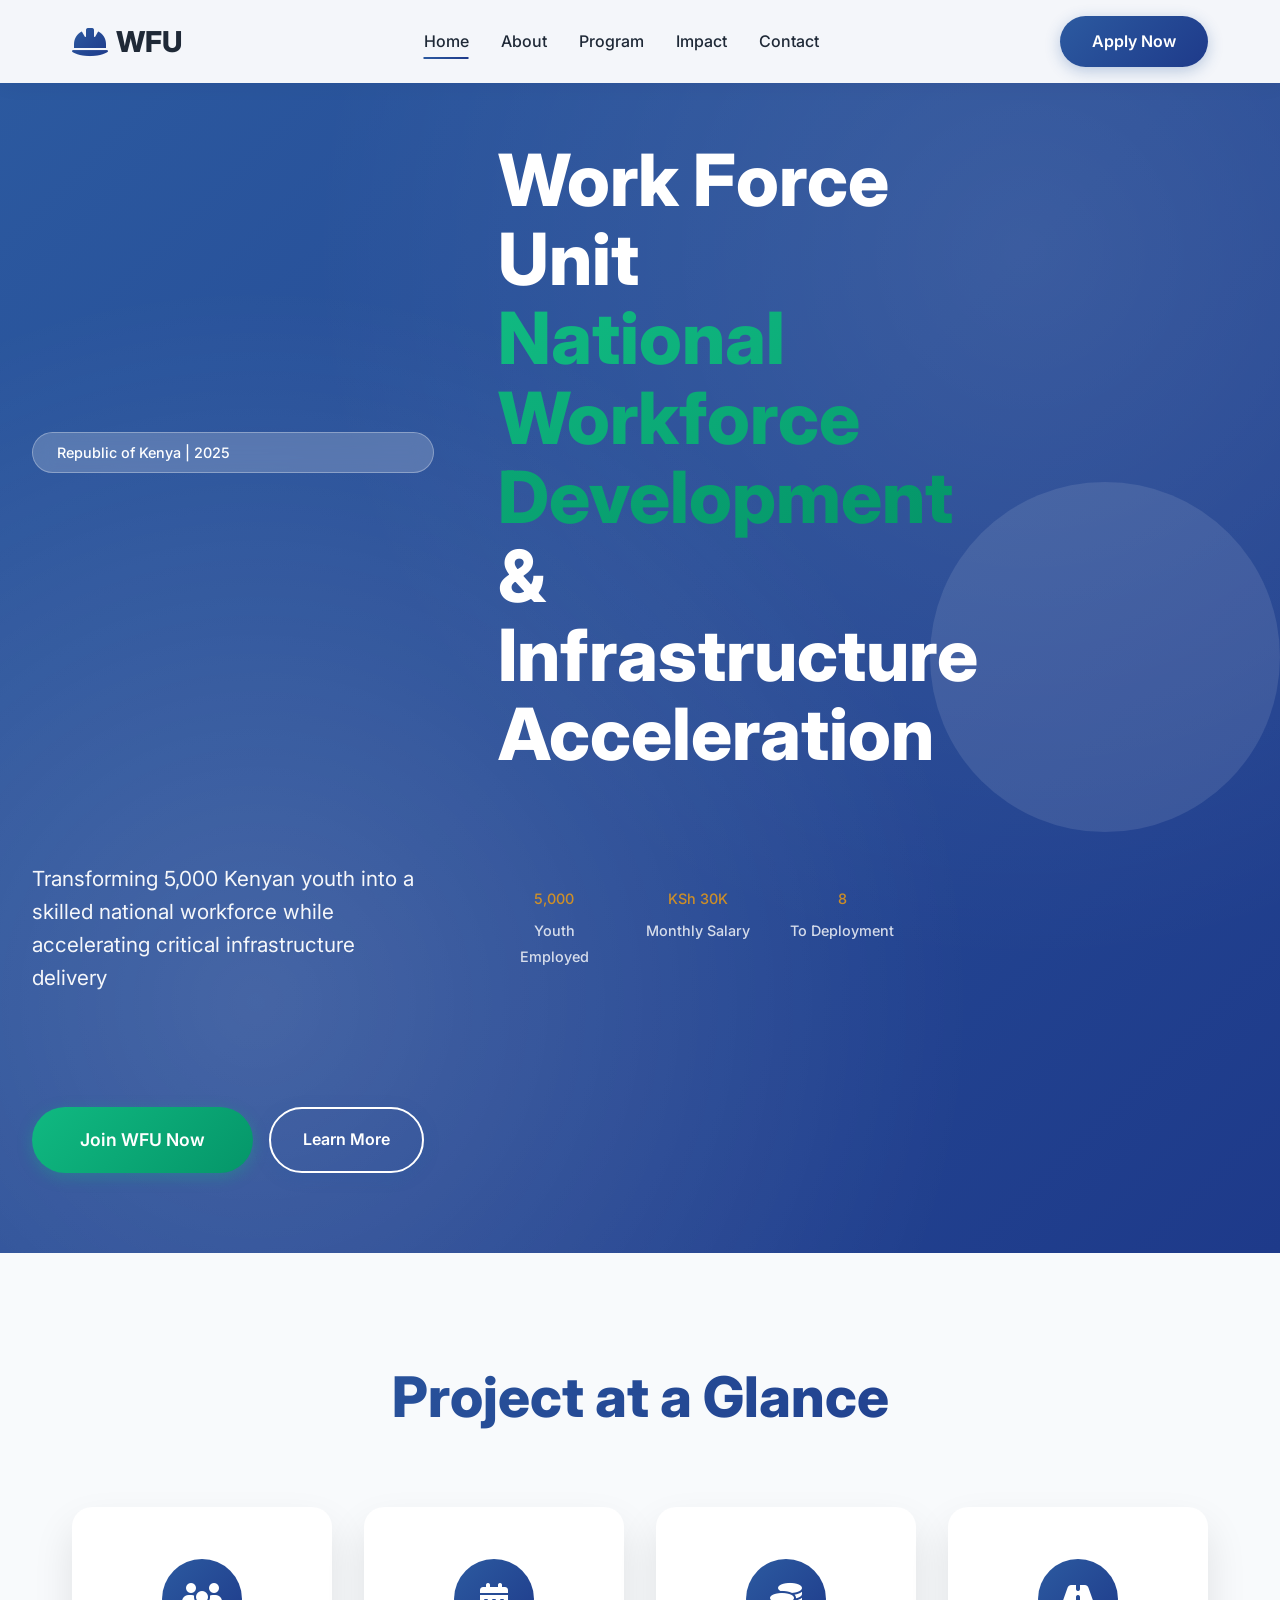
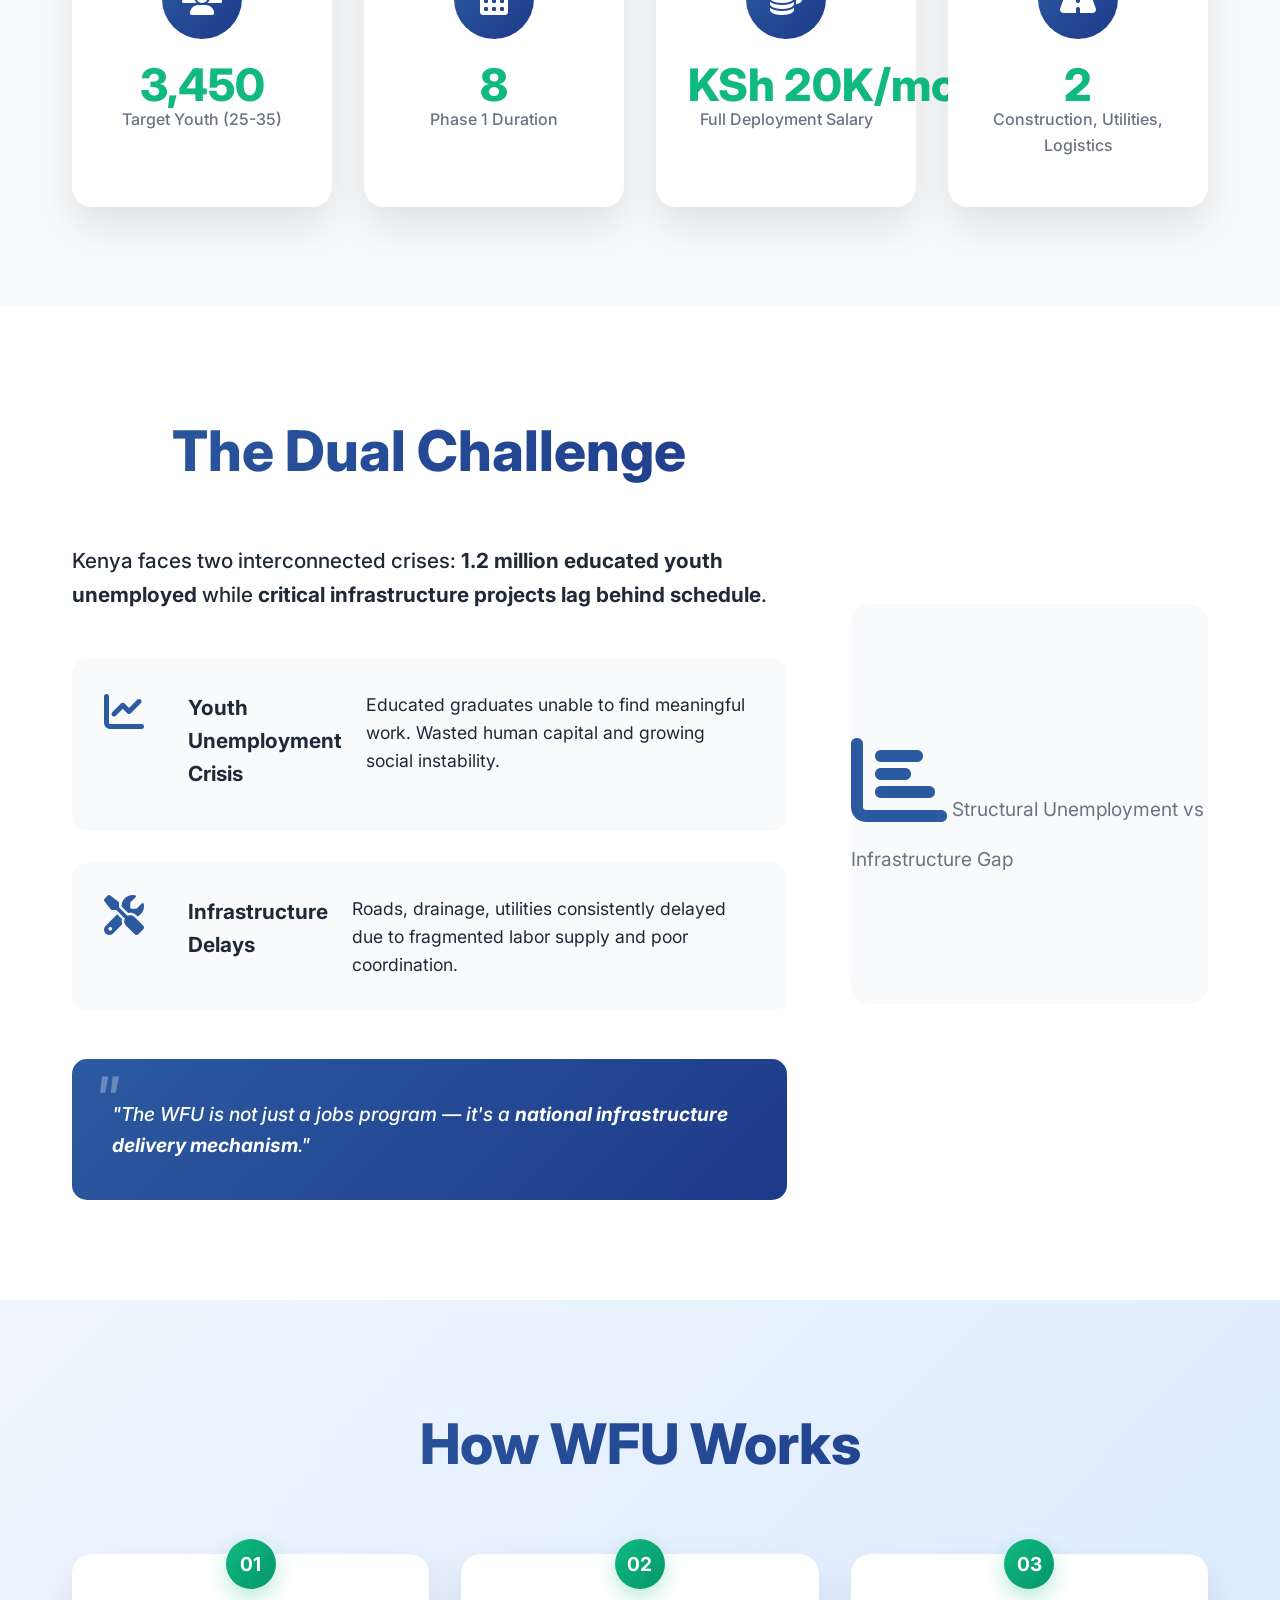
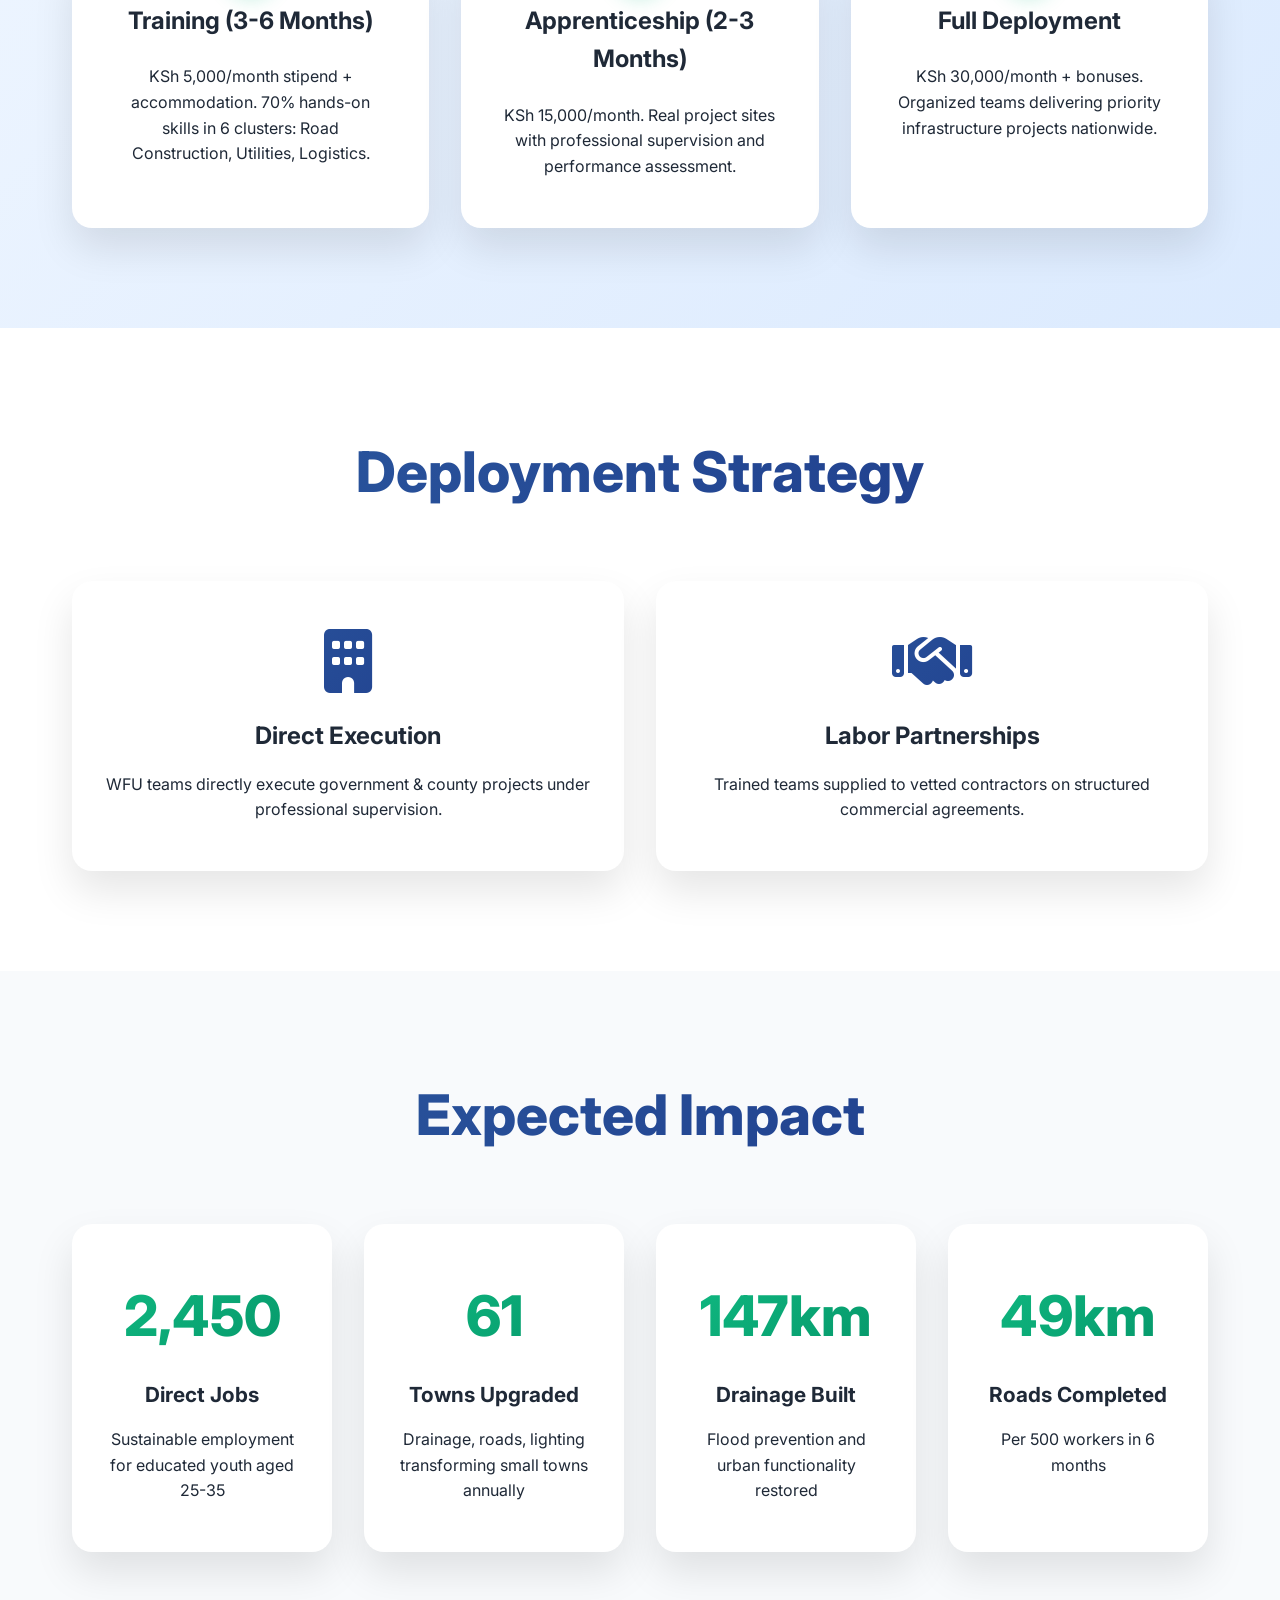
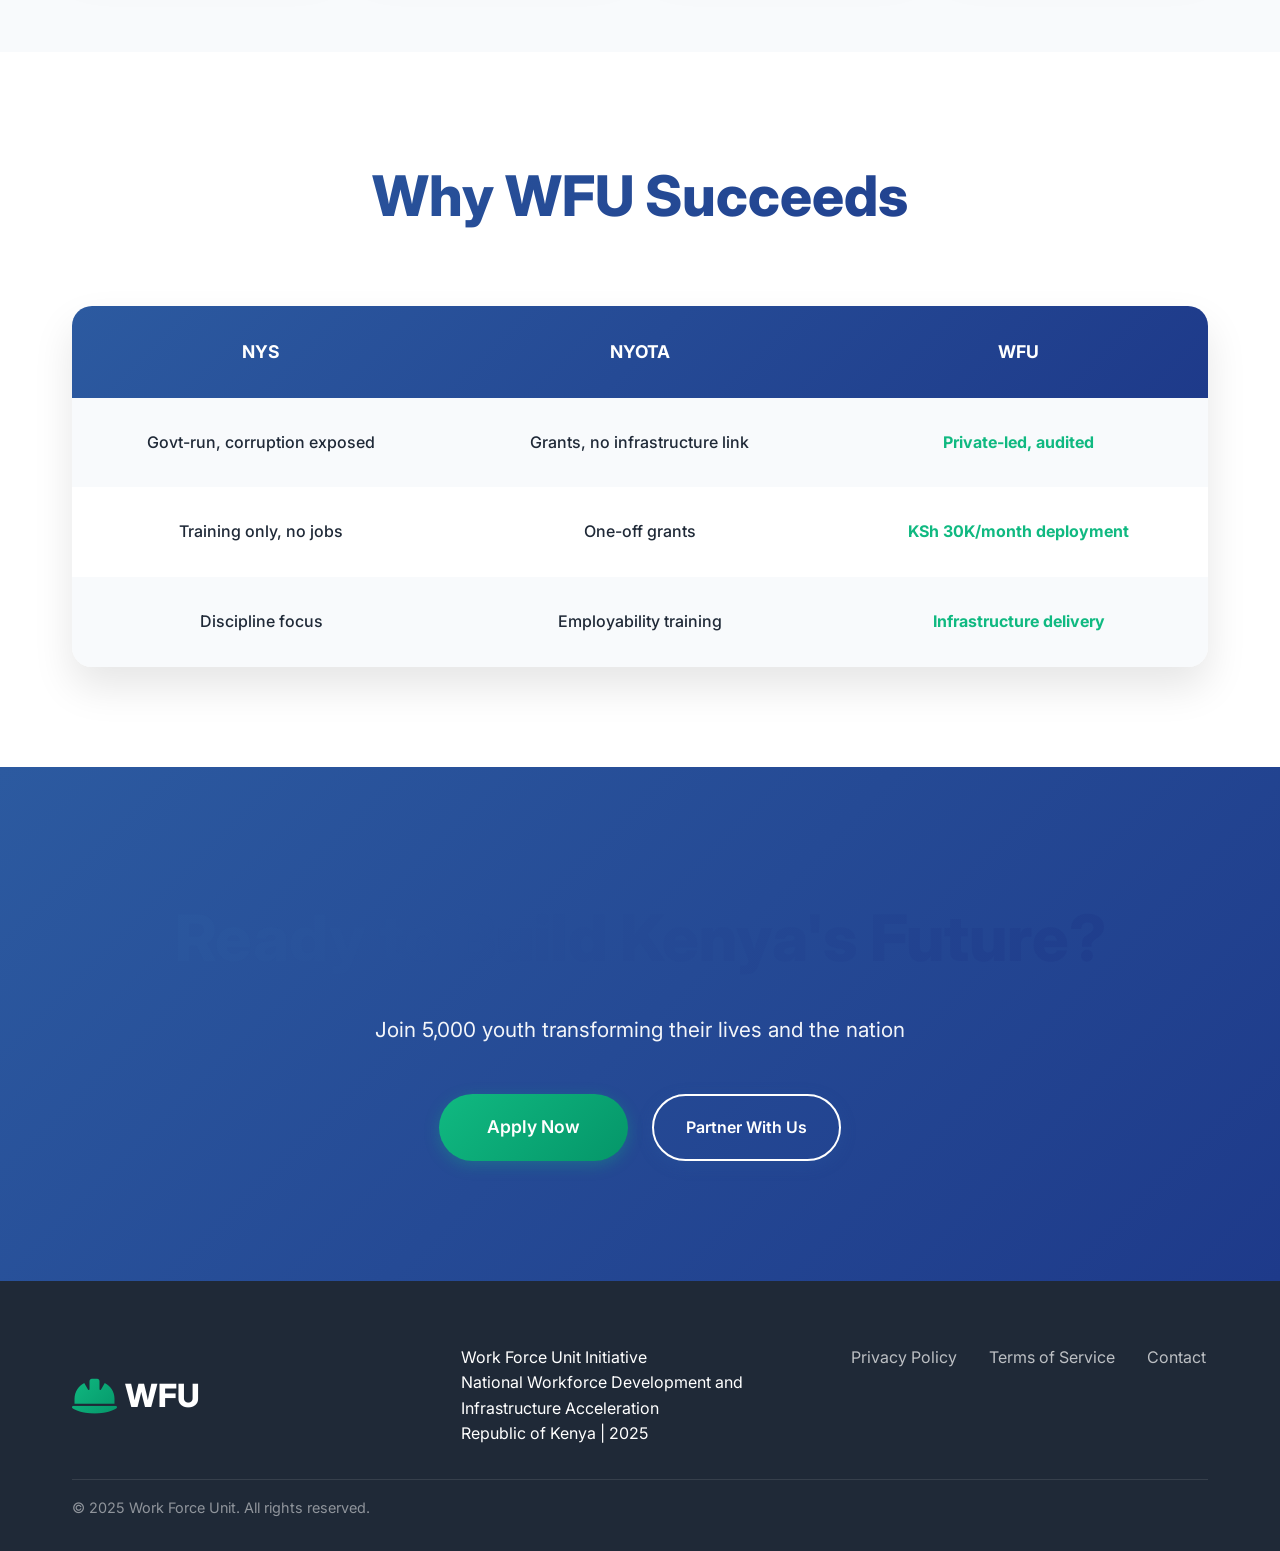
<file: index.html>
<!DOCTYPE html>
<html lang="en">
<head>
    <meta charset="UTF-8">
    <meta name="viewport" content="width=device-width, initial-scale=1.0">
    <title>Work Force Unit (WFU) - National Workforce Development & Infrastructure Acceleration</title>
    <link href="https://fonts.googleapis.com/css2?family=Inter:wght@300;400;500;600;700;800&display=swap" rel="stylesheet">
    <link rel="stylesheet" href="https://cdnjs.cloudflare.com/ajax/libs/font-awesome/6.4.0/css/all.min.css">
    <link rel="stylesheet" href="style.css">
    <link rel="icon" href="data:image/svg+xml,<svg xmlns='http://www.w3.org/2000/svg' viewBox='0 0 100 100'><text y='.9em' font-size='90'>👷‍♂️</text></svg>">
</head>
<body>
    <!-- Navigation -->
    <nav class="navbar">
        <div class="nav-container">
            <div class="logo">
                <i class="fas fa-hard-hat"></i>
                <span>WFU</span>
            </div>
            <ul class="nav-menu">
                <li><a href="#home">Home</a></li>
                <li><a href="#about">About</a></li>
                <li><a href="#program">Program</a></li>
                <li><a href="#impact">Impact</a></li>
                <li><a href="contact.html">Contact</a></li>
            </ul>
            <a href="#apply" class="cta-button">Apply Now</a>
            <div class="mobile-menu-btn">
                <span></span>
                <span></span>
                <span></span>
            </div>
        </div>
    </nav>

    <!-- Hero Section -->
    <section id="home" class="hero">
        <div class="hero-content">
            <div class="hero-badge">Republic of Kenya | 2025</div>
            <h1 class="hero-title">
                Work Force Unit<br>
                <span class="gradient-text">National Workforce Development</span><br>
                & Infrastructure Acceleration
            </h1>
            <p class="hero-subtitle">Transforming 5,000 Kenyan youth into a skilled national workforce while accelerating critical infrastructure delivery</p>
            <div class="hero-stats">
                <div class="stat">
                    <span class="stat-number">5,000</span>
                    <span>Youth Employed</span>
                </div>
                <div class="stat">
                    <span class="stat-number">KSh 30K</span>
                    <span>Monthly Salary</span>
                </div>
                <div class="stat">
                    <span class="stat-number">8 Months</span>
                    <span>To Deployment</span>
                </div>
            </div>
            <div class="hero-buttons">
                <a href="#apply" class="cta-button primary large">Join WFU Now</a>
                <a href="#program" class="cta-button secondary">Learn More</a>
            </div>
        </div>
        <div class="hero-image">
            <div class="construction-worker"></div>
        </div>
    </section>

    <!-- Key Figures Section -->
    <section class="section key-figures">
        <div class="container">
            <h2>Project at a Glance</h2>
            <div class="key-figures-grid">
                <div class="figure-card">
                    <div class="figure-icon"><i class="fas fa-users"></i></div>
                    <div class="figure-number">5,000</div>
                    <p>Target Youth (25-35)</p>
                </div>
                <div class="figure-card">
                    <div class="figure-icon"><i class="fas fa-calendar-alt"></i></div>
                    <div class="figure-number">12 Months</div>
                    <p>Phase 1 Duration</p>
                </div>
               <div class="figure-card">
    <div class="figure-icon"><i class="fas fa-coins"></i></div>
    <div class="figure-number">KSh 30K<span class="salary-month">/month</span></div>
    <p>Full Deployment Salary</p>
</div>
                <div class="figure-card">
                    <div class="figure-icon"><i class="fas fa-road"></i></div>
                    <div class="figure-number">3 Sectors</div>
                    <p>Construction, Utilities, Logistics</p>
                </div>
            </div>
        </div>
    </section>

    <!-- Problem Statement -->
    <section id="about" class="section problem-statement">
        <div class="container">
            <div class="problem-grid">
                <div class="problem-text fade-in">
                    <h2>The Dual Challenge</h2>
                    <p class="lead">Kenya faces two interconnected crises: <strong>1.2 million educated youth unemployed</strong> while <strong>critical infrastructure projects lag behind schedule</strong>.</p>
                    <div class="problem-points">
                        <div class="problem-point">
                            <i class="fas fa-chart-line"></i>
                            <h4>Youth Unemployment Crisis</h4>
                            <p>Educated graduates unable to find meaningful work. Wasted human capital and growing social instability.</p>
                        </div>
                        <div class="problem-point">
                            <i class="fas fa-tools"></i>
                            <h4>Infrastructure Delays</h4>
                            <p>Roads, drainage, utilities consistently delayed due to fragmented labor supply and poor coordination.</p>
                        </div>
                    </div>
                    <blockquote>
                        "The WFU is not just a jobs program — it's a <strong>national infrastructure delivery mechanism</strong>."
                    </blockquote>
                </div>
                <div class="problem-visual fade-in">
                    <div class="chart-placeholder">
                        <i class="fas fa-chart-bar"></i>
                        <span>Structural Unemployment vs Infrastructure Gap</span>
                    </div>
                </div>
            </div>
        </div>
    </section>

    <!-- Program Design -->
    <section id="program" class="section program-design blue-bg">
        <div class="container">
            <h2 class="section-title">How WFU Works</h2>
            <div class="program-phases">
                <div class="phase-card fade-in">
                    <div class="phase-number">01</div>
                    <h3>Training (3-6 Months)</h3>
                    <p>KSh 5,000/month stipend + accommodation. 70% hands-on skills in 6 clusters: Road Construction, Utilities, Logistics.</p>
                </div>
                <div class="phase-card fade-in">
                    <div class="phase-number">02</div>
                    <h3>Apprenticeship (2-3 Months)</h3>
                    <p>KSh 15,000/month. Real project sites with professional supervision and performance assessment.</p>
                </div>
                <div class="phase-card fade-in">
                    <div class="phase-number">03</div>
                    <h3>Full Deployment</h3>
                    <p>KSh 30,000/month + bonuses. Organized teams delivering priority infrastructure projects nationwide.</p>
                </div>
            </div>
        </div>
    </section>

    <!-- Deployment Model -->
    <section class="section deployment-model">
        <div class="container">
            <h2>Deployment Strategy</h2>
            <div class="deployment-grid">
                <div class="deployment-card fade-in">
                    <i class="fas fa-building"></i>
                    <h3>Direct Execution</h3>
                    <p>WFU teams directly execute government & county projects under professional supervision.</p>
                </div>
                <div class="deployment-card fade-in">
                    <i class="fas fa-handshake"></i>
                    <h3>Labor Partnerships</h3>
                    <p>Trained teams supplied to vetted contractors on structured commercial agreements.</p>
                </div>
            </div>
        </div>
    </section>

    <!-- Impact Section -->
    <section id="impact" class="section impact-section">
        <div class="container">
            <h2>Expected Impact</h2>
            <div class="impact-grid">
                <div class="impact-item fade-in">
                    <div class="impact-number">5,000</div>
                    <h3>Direct Jobs</h3>
                    <p>Sustainable employment for educated youth aged 25-35</p>
                </div>
                <div class="impact-item fade-in">
                    <div class="impact-number">125+</div>
                    <h3>Towns Upgraded</h3>
                    <p>Drainage, roads, lighting transforming small towns annually</p>
                </div>
                <div class="impact-item fade-in">
                    <div class="impact-number">300km</div>
                    <h3>Drainage Built</h3>
                    <p>Flood prevention and urban functionality restored</p>
                </div>
                <div class="impact-item fade-in">
                    <div class="impact-number">100km</div>
                    <h3>Roads Completed</h3>
                    <p>Per 500 workers in 6 months</p>
                </div>
            </div>
        </div>
    </section>

    <!-- Differentiation -->
    <section class="section differentiation">
        <div class="container">
            <h2>Why WFU Succeeds</h2>
            <div class="comparison-table">
                <div class="table-header">
                    <div>NYS</div>
                    <div>NYOTA</div>
                    <div><strong>WFU</strong></div>
                </div>
                <div class="table-row">
                    <div>Govt-run, corruption exposed</div>
                    <div>Grants, no infrastructure link</div>
                    <div><strong>Private-led, audited</strong></div>
                </div>
                <div class="table-row">
                    <div>Training only, no jobs</div>
                    <div>One-off grants</div>
                    <div><strong>KSh 30K/month deployment</strong></div>
                </div>
                <div class="table-row">
                    <div>Discipline focus</div>
                    <div>Employability training</div>
                    <div><strong>Infrastructure delivery</strong></div>
                </div>
            </div>
        </div>
    </section>

    <!-- CTA Section -->
    <section id="apply" class="cta-section">
        <div class="container">
            <h2>Ready to Build Kenya's Future?</h2>
            <p>Join 5,000 youth transforming their lives and the nation</p>
            <div class="cta-buttons">
                <a href="#" class="cta-button primary large">Apply Now</a>
                <a href="#contact" class="cta-button secondary">Partner With Us</a>
            </div>
        </div>
    </section>

    <!-- Footer -->
    <footer id="contact" class="footer">
        <div class="container">
            <div class="footer-content">
                <div class="footer-logo">
                    <i class="fas fa-hard-hat"></i>
                    <span>WFU</span>
                </div>
                <div class="footer-text">
                    <p>Work Force Unit Initiative</p>
                    <p>National Workforce Development and Infrastructure Acceleration</p>
                    <p>Republic of Kenya | 2025</p>
                </div>
                <div class="footer-links">
                    <a href="#">Privacy Policy</a>
                    <a href="#">Terms of Service</a>
                    <a href="#">Contact</a>
                </div>
            </div>
            <div class="footer-bottom">
                <p>&copy; 2025 Work Force Unit. All rights reserved.</p>
            </div>
        </div>
    </footer>

    <script src="script.js"></script>
</body>
</html>
</file>
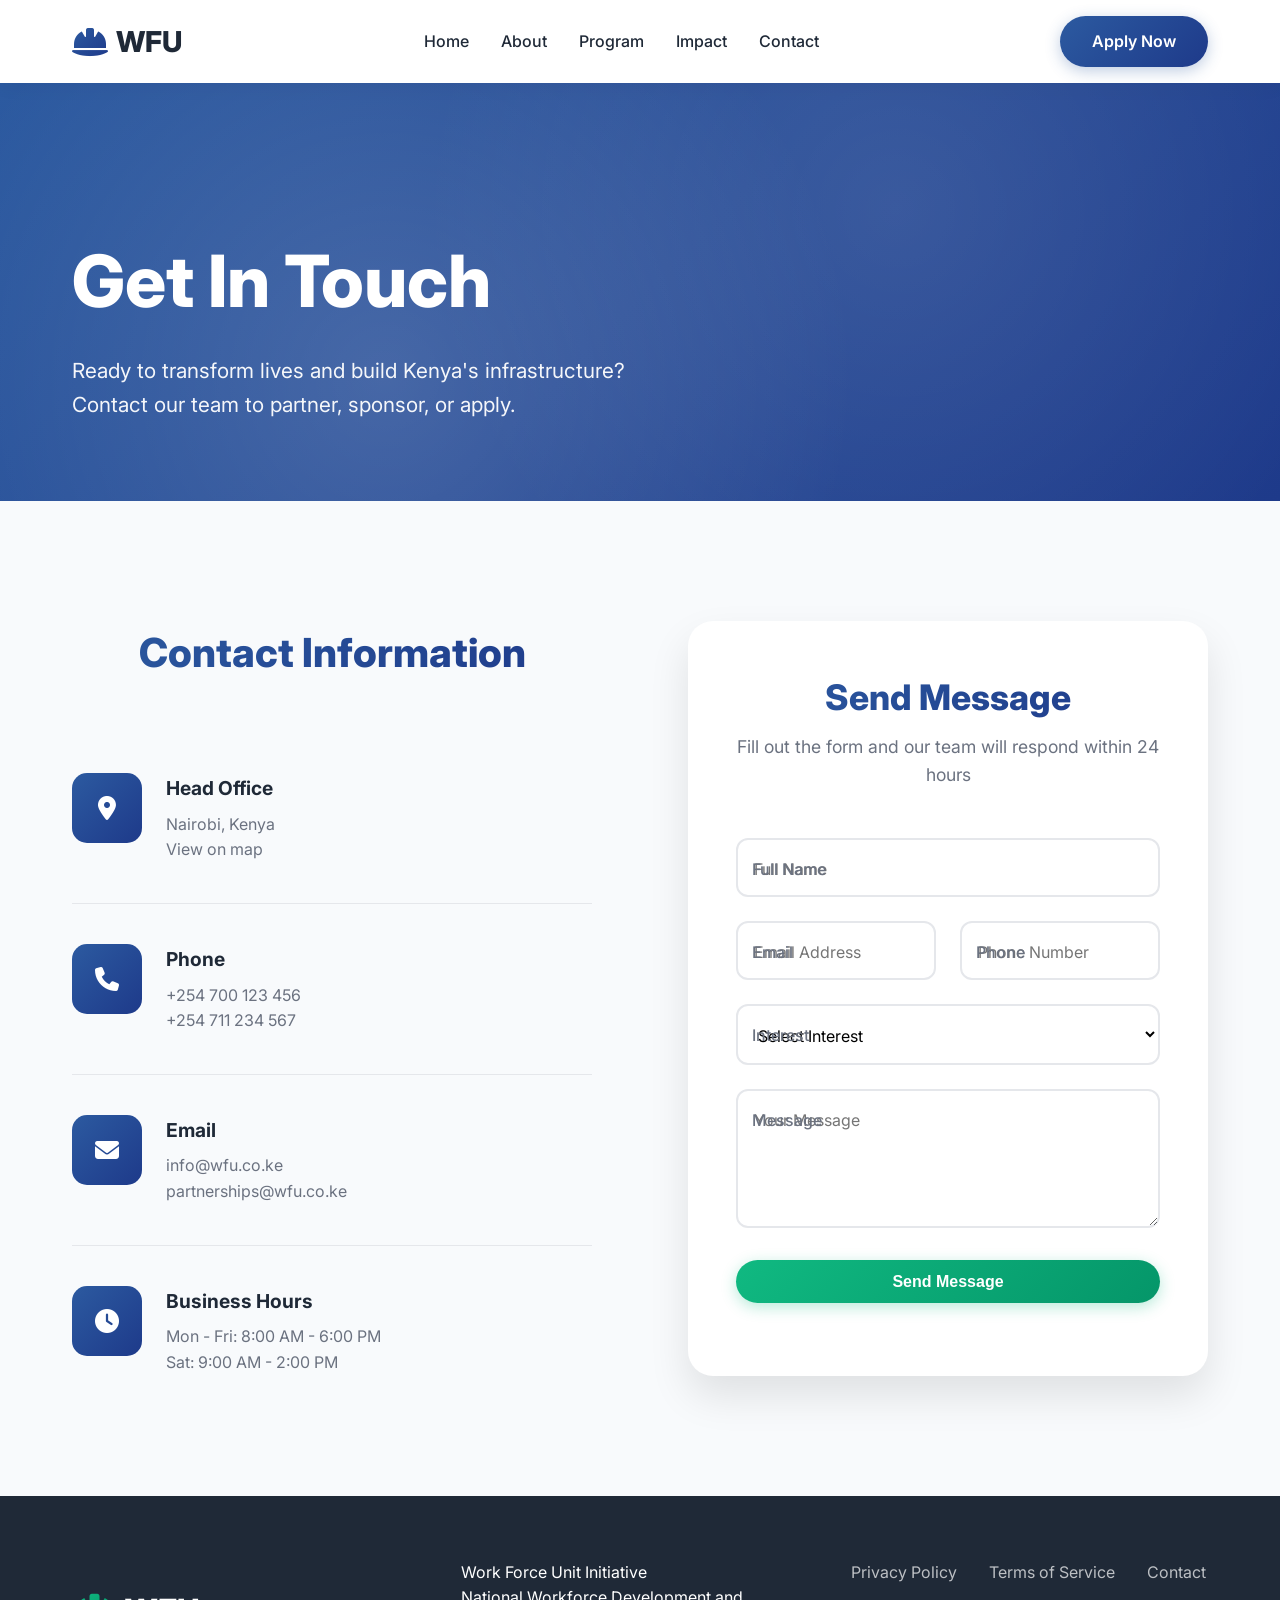
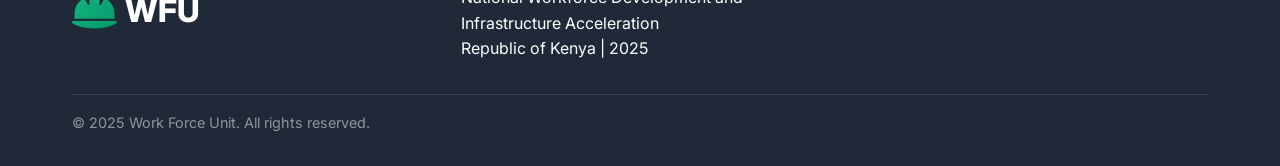
<file: contact.html>
<!DOCTYPE html>
<html lang="en">
<head>
    <meta charset="UTF-8">
    <meta name="viewport" content="width=device-width, initial-scale=1.0">
    <title>Contact WFU - Work Force Unit</title>
    <link href="https://fonts.googleapis.com/css2?family=Inter:wght@300;400;500;600;700;800&display=swap" rel="stylesheet">
    <link rel="stylesheet" href="https://cdnjs.cloudflare.com/ajax/libs/font-awesome/6.4.0/css/all.min.css">
    <link rel="stylesheet" href="style.css">
</head>
<body class="contact-page">
    <!-- Navigation (same as index) -->
    <nav class="navbar">
        <div class="nav-container">
            <div class="logo">
                <i class="fas fa-hard-hat"></i>
                <span>WFU</span>
            </div>
            <ul class="nav-menu">
                <li><a href="index.html#home">Home</a></li>
                <li><a href="index.html#about">About</a></li>
                <li><a href="index.html#program">Program</a></li>
                <li><a href="index.html#impact">Impact</a></li>
                <li><a href="#contact" class="active">Contact</a></li>
            </ul>
            <a href="#apply" class="cta-button">Apply Now</a>
            <div class="mobile-menu-btn">
                <span></span>
                <span></span>
                <span></span>
            </div>
        </div>
    </nav>

    <!-- Hero Contact Section -->
    <section class="contact-hero">
        <div class="container">
            <div class="contact-hero-content">
                <h1>Get In Touch</h1>
                <p>Ready to transform lives and build Kenya's infrastructure? Contact our team to partner, sponsor, or apply.</p>
            </div>
        </div>
    </section>

    <!-- Contact Content -->
    <section class="contact-content">
        <div class="container">
            <div class="contact-grid">
                <!-- Contact Info -->
                <div class="contact-info fade-in">
                    <h2>Contact Information</h2>
                    <div class="contact-item">
                        <div class="contact-icon">
                            <i class="fas fa-map-marker-alt"></i>
                        </div>
                        <div>
                            <h4>Head Office</h4>
                            <p>Nairobi, Kenya<br>View on map</p>
                        </div>
                    </div>
                    <div class="contact-item">
                        <div class="contact-icon">
                            <i class="fas fa-phone"></i>
                        </div>
                        <div>
                            <h4>Phone</h4>
                            <p>+254 700 123 456<br>+254 711 234 567</p>
                        </div>
                    </div>
                    <div class="contact-item">
                        <div class="contact-icon">
                            <i class="fas fa-envelope"></i>
                        </div>
                        <div>
                            <h4>Email</h4>
                            <p>info@wfu.co.ke<br>partnerships@wfu.co.ke</p>
                        </div>
                    </div>
                    <div class="contact-item">
                        <div class="contact-icon">
                            <i class="fas fa-clock"></i>
                        </div>
                        <div>
                            <h4>Business Hours</h4>
                            <p>Mon - Fri: 8:00 AM - 6:00 PM<br>Sat: 9:00 AM - 2:00 PM</p>
                        </div>
                    </div>
                </div>

                <!-- Contact Form -->
                <div class="contact-form-container fade-in">
                    <div class="form-header">
                        <h2>Send Message</h2>
                        <p>Fill out the form and our team will respond within 24 hours</p>
                    </div>
                    <form class="contact-form" id="contactForm">
                        <div class="form-group">
                            <input type="text" id="name" name="name" placeholder="Full Name" required>
                            <label for="name">Full Name</label>
                        </div>
                        <div class="form-row">
                            <div class="form-group">
                                <input type="email" id="email" name="email" placeholder="Email Address" required>
                                <label for="email">Email</label>
                            </div>
                            <div class="form-group">
                                <input type="tel" id="phone" name="phone" placeholder="Phone Number">
                                <label for="phone">Phone</label>
                            </div>
                        </div>
                        <div class="form-group">
                            <select id="interest" name="interest" required>
                                <option value="">Select Interest</option>
                                <option value="apply">Apply to WFU Program</option>
                                <option value="partner">Partnership Opportunities</option>
                                <option value="sponsor">Sponsorship/Funding</option>
                                <option value="project">Project Deployment</option>
                                <option value="other">Other</option>
                            </select>
                            <label for="interest">Interest</label>
                        </div>
                        <div class="form-group">
                            <textarea id="message" name="message" rows="5" placeholder="Your Message" required></textarea>
                            <label for="message">Message</label>
                        </div>
                        <button type="submit" class="cta-button primary full-width">
                            <span class="button-text">Send Message</span>
                            <span class="button-loading" style="display: none;">
                                <i class="fas fa-spinner fa-spin"></i> Sending...
                            </span>
                        </button>
                    </form>
                </div>
            </div>
        </div>
    </section>

    <!-- Footer (same as index.html) -->
    <footer class="footer">
        <div class="container">
            <div class="footer-content">
                <div class="footer-logo">
                    <i class="fas fa-hard-hat"></i>
                    <span>WFU</span>
                </div>
                <div class="footer-text">
                    <p>Work Force Unit Initiative</p>
                    <p>National Workforce Development and Infrastructure Acceleration</p>
                    <p>Republic of Kenya | 2025</p>
                </div>
                <div class="footer-links">
                    <a href="#">Privacy Policy</a>
                    <a href="#">Terms of Service</a>
                    <a href="#">Contact</a>
                </div>
            </div>
            <div class="footer-bottom">
                <p>&copy; 2025 Work Force Unit. All rights reserved.</p>
            </div>
        </div>
    </footer>

    <script src="script.js"></script>
</body>
</html>
</file>
<file: style.css>
* {
    margin: 0;
    padding: 0;
    box-sizing: border-box;
}

:root {
    --primary-gradient: linear-gradient(135deg, #2c5aa0 0%, #1e3a8a 100%);
    --secondary-gradient: linear-gradient(135deg, #10b981 0%, #059669 100%);
    --accent-gold: #f59e0b;
    --text-dark: #1f2937;
    --text-light: #6b7280;
    --bg-light: #f8fafc;
    --white: #ffffff;
    --shadow: 0 20px 40px rgba(0,0,0,0.1);
    --shadow-hover: 0 30px 60px rgba(0,0,0,0.15);
}

body {
    font-family: 'Inter', sans-serif;
    line-height: 1.6;
    color: var(--text-dark);
    overflow-x: hidden;
}

.container {
    max-width: 1200px;
    margin: 0 auto;
    padding: 0 2rem;
}

.section {
    padding: 100px 0;
}

.section-title, h2 {
    font-size: clamp(2.5rem, 5vw, 3.5rem);
    font-weight: 800;
    text-align: center;
    margin-bottom: 3rem;
    background: var(--primary-gradient);
    -webkit-background-clip: text;
    -webkit-text-fill-color: transparent;
    background-clip: text;
}

/* Navigation */
.navbar {
    position: fixed;
    top: 0;
    width: 100%;
    background: rgba(255, 255, 255, 0.95);
    backdrop-filter: blur(20px);
    z-index: 1000;
    padding: 1rem 0;
    transition: all 0.3s ease;
}

.nav-container {
    max-width: 1200px;
    margin: 0 auto;
    display: flex;
    justify-content: space-between;
    align-items: center;
    padding: 0 2rem;
}

.logo {
    display: flex;
    align-items: center;
    gap: 0.5rem;
    font-size: 1.8rem;
    font-weight: 800;
    color: var(--text-dark);
}

.logo i {
    font-size: 2rem;
    background: var(--primary-gradient);
    -webkit-background-clip: text;
    -webkit-text-fill-color: transparent;
    background-clip: text;
}

.nav-menu {
    display: flex;
    list-style: none;
    gap: 2rem;
    align-items: center;
}

.nav-menu a {
    text-decoration: none;
    color: var(--text-dark);
    font-weight: 500;
    transition: all 0.3s ease;
    position: relative;
    padding: 0.5rem 0;
}

.nav-menu a::after {
    content: '';
    position: absolute;
    width: 0;
    height: 2px;
    bottom: 0;
    left: 50%;
    background: var(--primary-gradient);
    transition: all 0.3s ease;
    transform: translateX(-50%);
}

.nav-menu a:hover::after,
.nav-menu a.active::after {
    width: 100%;
}

.nav-menu a:hover {
    color: #2c5aa0;
}

.cta-button {
    background: var(--primary-gradient);
    color: white;
    padding: 0.8rem 2rem;
    border-radius: 50px;
    text-decoration: none;
    font-weight: 600;
    transition: all 0.3s ease;
    display: inline-flex;
    align-items: center;
    gap: 0.5rem;
    border: none;
    cursor: pointer;
    box-shadow: 0 4px 15px rgba(44, 90, 160, 0.3);
    font-size: 1rem;
}

.cta-button:hover {
    transform: translateY(-2px);
    box-shadow: 0 10px 25px rgba(44, 90, 160, 0.4);
}

.cta-button.primary {
    background: var(--secondary-gradient);
    box-shadow: 0 4px 15px rgba(16, 185, 129, 0.3);
}

.cta-button.primary:hover {
    box-shadow: 0 10px 25px rgba(16, 185, 129, 0.4);
}

.cta-button.secondary {
    background: transparent;
    color: white;
    border: 2px solid white;
}

.cta-button.large {
    padding: 1.2rem 3rem;
    font-size: 1.1rem;
}

.mobile-menu-btn {
    display: none;
    flex-direction: column;
    cursor: pointer;
    gap: 4px;
}

.mobile-menu-btn span {
    width: 25px;
    height: 3px;
    background: var(--text-dark);
    transition: 0.3s;
}

/* Hero Section */
.hero {
    min-height: 100vh;
    background: var(--primary-gradient);
    display: flex;
    align-items: center;
    position: relative;
    overflow: hidden;
    padding: 140px 0 80px;
    color: white;
}

.hero::before {
    content: '';
    position: absolute;
    top: 0;
    left: 0;
    right: 0;
    bottom: 0;
    background: 
        radial-gradient(circle at 20% 80%, rgba(255,255,255,0.15) 0%, transparent 50%),
        radial-gradient(circle at 80% 20%, rgba(255,255,255,0.1) 0%, transparent 50%);
    animation: heroFloat 20s ease-in-out infinite;
}

@keyframes heroFloat {
    0%, 100% { transform: translateY(0) scale(1); }
    50% { transform: translateY(-20px) scale(1.05); }
}

.hero-content {
    max-width: 1200px;
    margin: 0 auto;
    padding: 0 2rem;
    display: grid;
    grid-template-columns: 1fr 400px;
    gap: 4rem;
    align-items: center;
    position: relative;
    z-index: 2;
}

.hero-badge {
    background: rgba(255,255,255,0.2);
    backdrop-filter: blur(10px);
    padding: 0.5rem 1.5rem;
    border-radius: 50px;
    font-size: 0.9rem;
    font-weight: 500;
    display: inline-block;
    margin-bottom: 2rem;
    border: 1px solid rgba(255,255,255,0.3);
}

.hero-title {
    font-size: clamp(2.5rem, 6vw, 4.5rem);
    font-weight: 800;
    line-height: 1.1;
    margin-bottom: 1.5rem;
}

.gradient-text {
    background: var(--secondary-gradient);
    -webkit-background-clip: text;
    -webkit-text-fill-color: transparent;
    background-clip: text;
}

.hero-subtitle {
    font-size: 1.3rem;
    margin-bottom: 3rem;
    opacity: 0.95;
    font-weight: 400;
}

.hero-stats {
    display: grid;
    grid-template-columns: repeat(3, 1fr);
    gap: 2rem;
    margin-bottom: 3rem;
}

.stat {
    text-align: center;
}

.stat-number {
    display: block;
    font-size: 2.5rem;
    font-weight: 800;
    color: var(--accent-gold);
    margin-bottom: 0.5rem;
}

.stat span {
    font-size: 0.9rem;
    opacity: 0.8;
    font-weight: 500;
}

.hero-buttons {
    display: flex;
    gap: 1rem;
    flex-wrap: wrap;
}

.hero-image {
    position: relative;
}

.construction-worker {
    width: 350px;
    height: 350px;
    background: rgba(255,255,255,0.1);
    border-radius: 50%;
    position: relative;
    animation: workerFloat 6s ease-in-out infinite;
}

@keyframes workerFloat {
    0%, 100% { transform: translateY(0) rotate(0deg); }
    50% { transform: translateY(-15px) rotate(5deg); }
}

/* Key Figures */
.key-figures {
    background: var(--bg-light);
}

.key-figures-grid {
    display: grid;
    grid-template-columns: repeat(auto-fit, minmax(250px, 1fr));
    gap: 2rem;
    margin-top: 4rem;
}

.figure-card {
    background: white;
    padding: 3rem 2rem;
    border-radius: 20px;
    text-align: center;
    box-shadow: var(--shadow);
    transition: all 0.3s ease;
    border-top: 4px solid transparent;
}

.figure-card:hover {
    transform: translateY(-10px);
    box-shadow: var(--shadow-hover);
    border-top-color: #2c5aa0;
}

.figure-icon {
    width: 80px;
    height: 80px;
    background: var(--primary-gradient);
    border-radius: 50%;
    display: flex;
    align-items: center;
    justify-content: center;
    margin: 0 auto 1.5rem;
    font-size: 2rem;
    color: white;
}

.figure-number {
    font-size: 2.8rem !important;
    font-weight: 800;
    color: #10b981;
    line-height: 1;
    white-space: nowrap;
}

.salary-month {
    font-size: 1rem;
    opacity: 0.8;
    font-weight: 400;
}

.figure-card p {
    color: var(--text-light);
    font-weight: 500;
}

/* Problem Statement */
.problem-statement {
    background: white;
}

.problem-grid {
    display: grid;
    grid-template-columns: 2fr 1fr;
    gap: 4rem;
    align-items: center;
}

.problem-text {
    font-size: 1.1rem;
}

.lead {
    font-size: 1.3rem;
    font-weight: 500;
    margin-bottom: 3rem;
    color: var(--text-dark);
}

.problem-points {
    display: grid;
    gap: 2rem;
    margin-bottom: 3rem;
}

.problem-point {
    display: flex;
    gap: 1.5rem;
    padding: 2rem;
    background: var(--bg-light);
    border-radius: 15px;
    opacity: 0;
    transform: translateX(-30px);
    transition: all 0.6s ease;
}

.problem-point.animate {
    opacity: 1;
    transform: translateX(0);
}

.problem-point i {
    font-size: 2.5rem;
    color: #2c5aa0;
    width: 60px;
    flex-shrink: 0;
}

.problem-point h4 {
    font-size: 1.3rem;
    margin-bottom: 0.5rem;
    color: var(--text-dark);
}

blockquote {
    background: var(--primary-gradient);
    color: white;
    padding: 2.5rem;
    border-radius: 15px;
    font-size: 1.2rem;
    font-style: italic;
    font-weight: 500;
    position: relative;
}

blockquote::before {
    content: '"';
    font-size: 4rem;
    position: absolute;
    top: -10px;
    left: 20px;
    opacity: 0.3;
}

.problem-visual {
    height: 400px;
    background: var(--bg-light);
    border-radius: 20px;
    display: flex;
    flex-direction: column;
    align-items: center;
    justify-content: center;
    font-size: 1.2rem;
    color: var(--text-light);
}

.chart-placeholder i {
    font-size: 6rem;
    color: #2c5aa0;
    margin-bottom: 1rem;
}

/* Program Design */
.blue-bg {
    background: linear-gradient(135deg, #eff6ff 0%, #dbeafe 100%);
}

.program-phases {
    display: grid;
    grid-template-columns: repeat(auto-fit, minmax(350px, 1fr));
    gap: 2rem;
    margin-top: 4rem;
}

.phase-card {
    background: white;
    padding: 3rem 2.5rem;
    border-radius: 20px;
    box-shadow: var(--shadow);
    text-align: center;
    position: relative;
    opacity: 0;
    transform: translateY(30px);
    transition: all 0.6s ease;
}

.phase-card.visible {
    opacity: 1;
    transform: translateY(0);
}

.phase-number {
    position: absolute;
    top: -15px;
    left: 50%;
    transform: translateX(-50%);
    width: 50px;
    height: 50px;
    background: var(--secondary-gradient);
    border-radius: 50%;
    display: flex;
    align-items: center;
    justify-content: center;
    color: white;
    font-weight: 700;
    font-size: 1.2rem;
    box-shadow: 0 8px 20px rgba(16, 185, 129, 0.3);
}

.phase-card h3 {
    font-size: 1.5rem;
    margin-bottom: 1.5rem;
    color: var(--text-dark);
}

/* Deployment Model */
.deployment-grid {
    display: grid;
    grid-template-columns: repeat(auto-fit, minmax(300px, 1fr));
    gap: 2rem;
    margin-top: 4rem;
}

.deployment-card {
    background: white;
    padding: 3rem 2rem;
    border-radius: 20px;
    text-align: center;
    box-shadow: var(--shadow);
    transition: all 0.3s ease;
    opacity: 0;
    transform: translateY(30px);
}

.deployment-card.visible {
    opacity: 1;
    transform: translateY(0);
}

.deployment-card:hover {
    transform: translateY(-10px);
}

.deployment-card i {
    font-size: 4rem;
    background: var(--primary-gradient);
    -webkit-background-clip: text;
    -webkit-text-fill-color: transparent;
    background-clip: text;
    margin-bottom: 1.5rem;
    display: block;
}

.deployment-card h3 {
    font-size: 1.5rem;
    margin-bottom: 1rem;
}

/* Impact Section */
.impact-section {
    background: var(--bg-light);
}

.impact-grid {
    display: grid;
    grid-template-columns: repeat(auto-fit, minmax(250px, 1fr));
    gap: 2rem;
    margin-top: 4rem;
}

.impact-item {
    background: white;
    padding: 3rem 2rem;
    border-radius: 20px;
    text-align: center;
    box-shadow: var(--shadow);
    transition: all 0.3s ease;
}

.impact-item:hover {
    transform: translateY(-10px);
}

.impact-number {
    font-size: 3.5rem;
    font-weight: 800;
    background: var(--secondary-gradient);
    -webkit-background-clip: text;
    -webkit-text-fill-color: transparent;
    background-clip: text;
    display: block;
    margin-bottom: 1rem;
}

.impact-item h3 {
    font-size: 1.3rem;
    margin-bottom: 1rem;
    color: var(--text-dark);
}

/* Differentiation Table */
.differentiation {
    background: white;
}

.comparison-table {
    background: white;
    border-radius: 20px;
    overflow: hidden;
    box-shadow: var(--shadow);
    margin-top: 4rem;
}

.table-header {
    display: grid;
    grid-template-columns: 1fr 1fr 1fr;
    background: var(--primary-gradient);
    color: white;
}

.table-header div {
    padding: 2rem 1.5rem;
    text-align: center;
    font-weight: 700;
    font-size: 1.1rem;
}

.table-row {
    display: grid;
    grid-template-columns: 1fr 1fr 1fr;
    transition: all 0.3s ease;
}

.table-row:nth-child(even) {
    background: var(--bg-light);
}

.table-row div {
    padding: 2rem 1.5rem;
    text-align: center;
    font-weight: 500;
}

.table-row div strong {
    color: #10b981;
    font-weight: 700;
}

/* CTA Section */
.cta-section {
    background: var(--primary-gradient);
    color: white;
    text-align: center;
    padding: 120px 0;
}

.cta-section h2 {
    font-size: clamp(2.5rem, 5vw, 4rem);
    margin-bottom: 1.5rem;
    color: white;
}

.cta-section p {
    font-size: 1.3rem;
    margin-bottom: 3rem;
    opacity: 0.95;
}

.cta-buttons {
    display: flex;
    gap: 1.5rem;
    justify-content: center;
    flex-wrap: wrap;
}
/* Contact Page Styles */
.contact-page .navbar {
    position: relative;
    background: white;
    box-shadow: var(--shadow);
}

.contact-hero {
    background: var(--primary-gradient);
    color: white;
    padding: 140px 0 80px;
    position: relative;
    overflow: hidden;
}

.contact-hero::before {
    content: '';
    position: absolute;
    top: 0;
    left: 0;
    right: 0;
    bottom: 0;
    background: 
        radial-gradient(circle at 30% 70%, rgba(255,255,255,0.15) 0%, transparent 50%),
        radial-gradient(circle at 70% 30%, rgba(255,255,255,0.1) 0%, transparent 50%);
}

.contact-hero-content h1 {
    font-size: clamp(3rem, 6vw, 4.5rem);
    font-weight: 800;
    margin-bottom: 1rem;
    position: relative;
    z-index: 2;
}

.contact-hero-content p {
    font-size: 1.3rem;
    opacity: 0.95;
    max-width: 600px;
    position: relative;
    z-index: 2;
}

.contact-content {
    padding: 120px 0;
    background: var(--bg-light);
}

.contact-grid {
    display: grid;
    grid-template-columns: 1fr 1fr;
    gap: 6rem;
}

.contact-info h2 {
    font-size: 2.5rem;
    margin-bottom: 3rem;
    color: var(--text-dark);
}

.contact-item {
    display: flex;
    gap: 1.5rem;
    padding: 2.5rem 0;
    border-bottom: 1px solid #e5e7eb;
    transition: all 0.3s ease;
}

.contact-item:last-child {
    border-bottom: none;
    padding-bottom: 0;
}

.contact-item:hover {
    transform: translateX(10px);
    background: white;
    padding-left: 2rem;
    border-radius: 15px;
    box-shadow: var(--shadow);
}

.contact-icon {
    width: 70px;
    height: 70px;
    background: var(--primary-gradient);
    border-radius: 15px;
    display: flex;
    align-items: center;
    justify-content: center;
    font-size: 1.5rem;
    color: white;
    flex-shrink: 0;
}

.contact-item h4 {
    font-size: 1.2rem;
    margin-bottom: 0.5rem;
    color: var(--text-dark);
}

.contact-item p {
    color: var(--text-light);
    line-height: 1.6;
}

.contact-form-container {
    background: white;
    padding: 3rem;
    border-radius: 25px;
    box-shadow: var(--shadow);
}

.form-header {
    text-align: center;
    margin-bottom: 3rem;
}

.form-header h2 {
    font-size: 2.2rem;
    margin-bottom: 0.5rem;
    color: var(--text-dark);
}

.form-header p {
    color: var(--text-light);
    font-size: 1.1rem;
}

.contact-form {
    display: flex;
    flex-direction: column;
    gap: 1.5rem;
}

.form-group {
    position: relative;
}

.form-group input,
.form-group select,
.form-group textarea {
    width: 100%;
    padding: 1.2rem 1rem 1rem;
    border: 2px solid #e5e7eb;
    border-radius: 12px;
    font-size: 1rem;
    background: white;
    transition: all 0.3s ease;
    font-family: inherit;
}

.form-group input:focus,
.form-group select:focus,
.form-group textarea:focus {
    outline: none;
    border-color: #2c5aa0;
    box-shadow: 0 0 0 3px rgba(44, 90, 160, 0.1);
}

.form-group label {
    position: absolute;
    top: 1.2rem;
    left: 1rem;
    color: var(--text-light);
    font-size: 1rem;
    font-weight: 500;
    pointer-events: none;
    transition: all 0.3s ease;
}

.form-group input:focus + label,
.form-group input:not(:placeholder-shown) + label,
.form-group select:focus + label,
.form-group textarea:focus + label,
.form-group textarea:not(:placeholder-shown) + label {
    top: 0.5rem;
    left: 0.8rem;
    font-size: 0.85rem;
    color: #2c5aa0;
    background: white;
    padding: 0 0.3rem;
}

.form-row {
    display: grid;
    grid-template-columns: 1fr 1fr;
    gap: 1.5rem;
}

.cta-button.full-width {
    width: 100%;
    justify-content: center;
}

.form-success {
    background: var(--secondary-gradient);
    color: white;
    padding: 2rem;
    border-radius: 12px;
    text-align: center;
    margin-top: 1rem;
    display: none;
}

/* Responsive */
@media (max-width: 768px) {
    .contact-grid {
        grid-template-columns: 1fr;
        gap: 3rem;
    }
    
    .contact-form-container {
        padding: 2rem;
    }
    
    .form-row {
        grid-template-columns: 1fr;
    }
    
    .contact-hero {
        padding: 120px 0 60px;
        text-align: center;
    }
    
    .contact-hero-content {
        max-width: 100%;
    }
    
    .contact-item {
        flex-direction: column;
        text-align: center;
    }
    
    .contact-icon {
        margin: 0 auto 1rem;
    }
}

@media (max-width: 480px) {
    .container {
        padding: 0 1rem;
    }
}

/* Footer */
.footer {
    background: #1f2937;
    color: white;
    padding: 4rem 0 2rem;
}

.footer-content {
    display: grid;
    grid-template-columns: repeat(auto-fit, minmax(250px, 1fr));
    gap: 2rem;
    margin-bottom: 2rem;
}

.footer-logo {
    display: flex;
    align-items: center;
    gap: 0.5rem;
    font-size: 2rem;
    font-weight: 800;
}

.footer-logo i {
    font-size: 2.5rem;
    background: var(--secondary-gradient);
    -webkit-background-clip: text;
    -webkit-text-fill-color: transparent;
    background-clip: text;
}

.footer-links {
    display: flex;
    gap: 2rem;
    flex-wrap: wrap;
}

.footer-links a {
    color: rgba(255,255,255,0.7);
    text-decoration: none;
    transition: color 0.3s ease;
}

.footer-links a:hover {
    color: white;
}

.footer-bottom {
    border-top: 1px solid rgba(255,255,255,0.1);
    padding-top: 1rem;
    font-size: 0.9rem;
    color: rgba(255,255,255,0.5);
}
</file>
